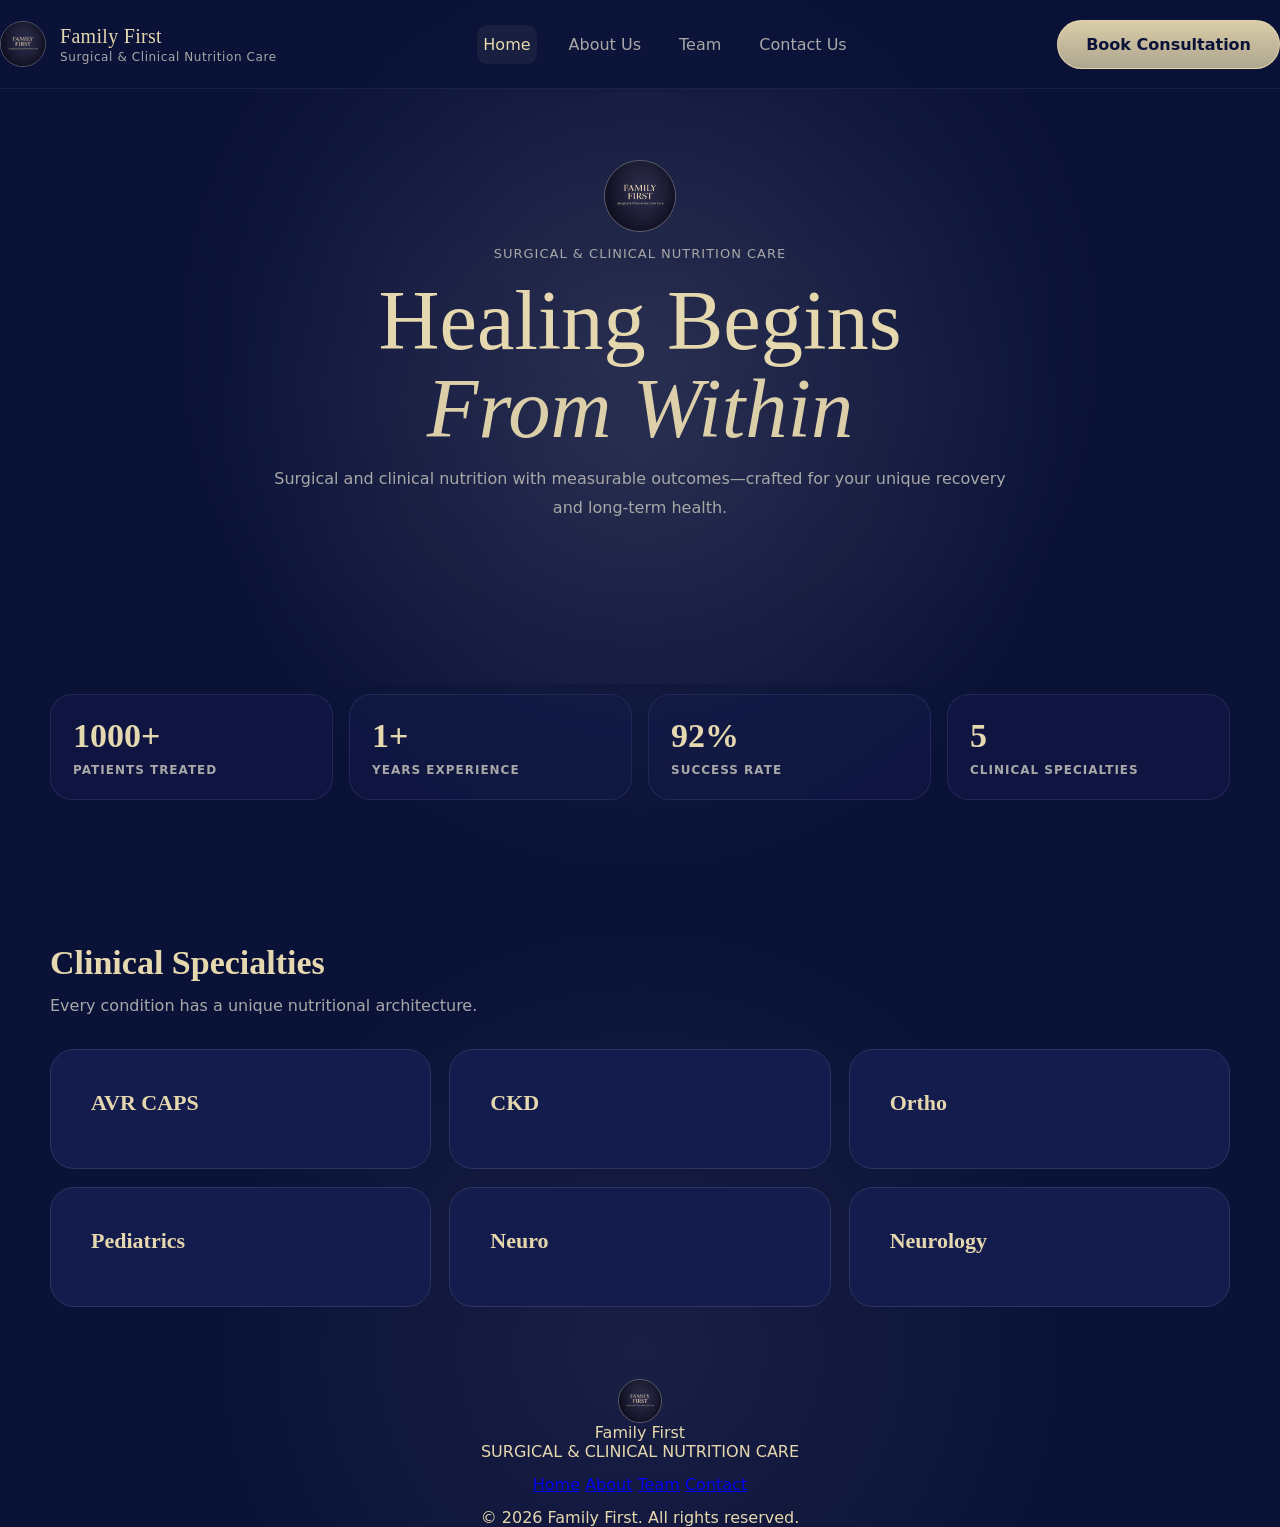
<file: index.html>
<!doctype html>
<html lang="en">
<head>
  <meta charset="UTF-8" />
  <meta name="viewport" content="width=device-width, initial-scale=1.0" />
  <title>Family First</title>
  <meta http-equiv="refresh" content="0; url=home.html" />
</head>
<body>
</body>
</html>
</file>
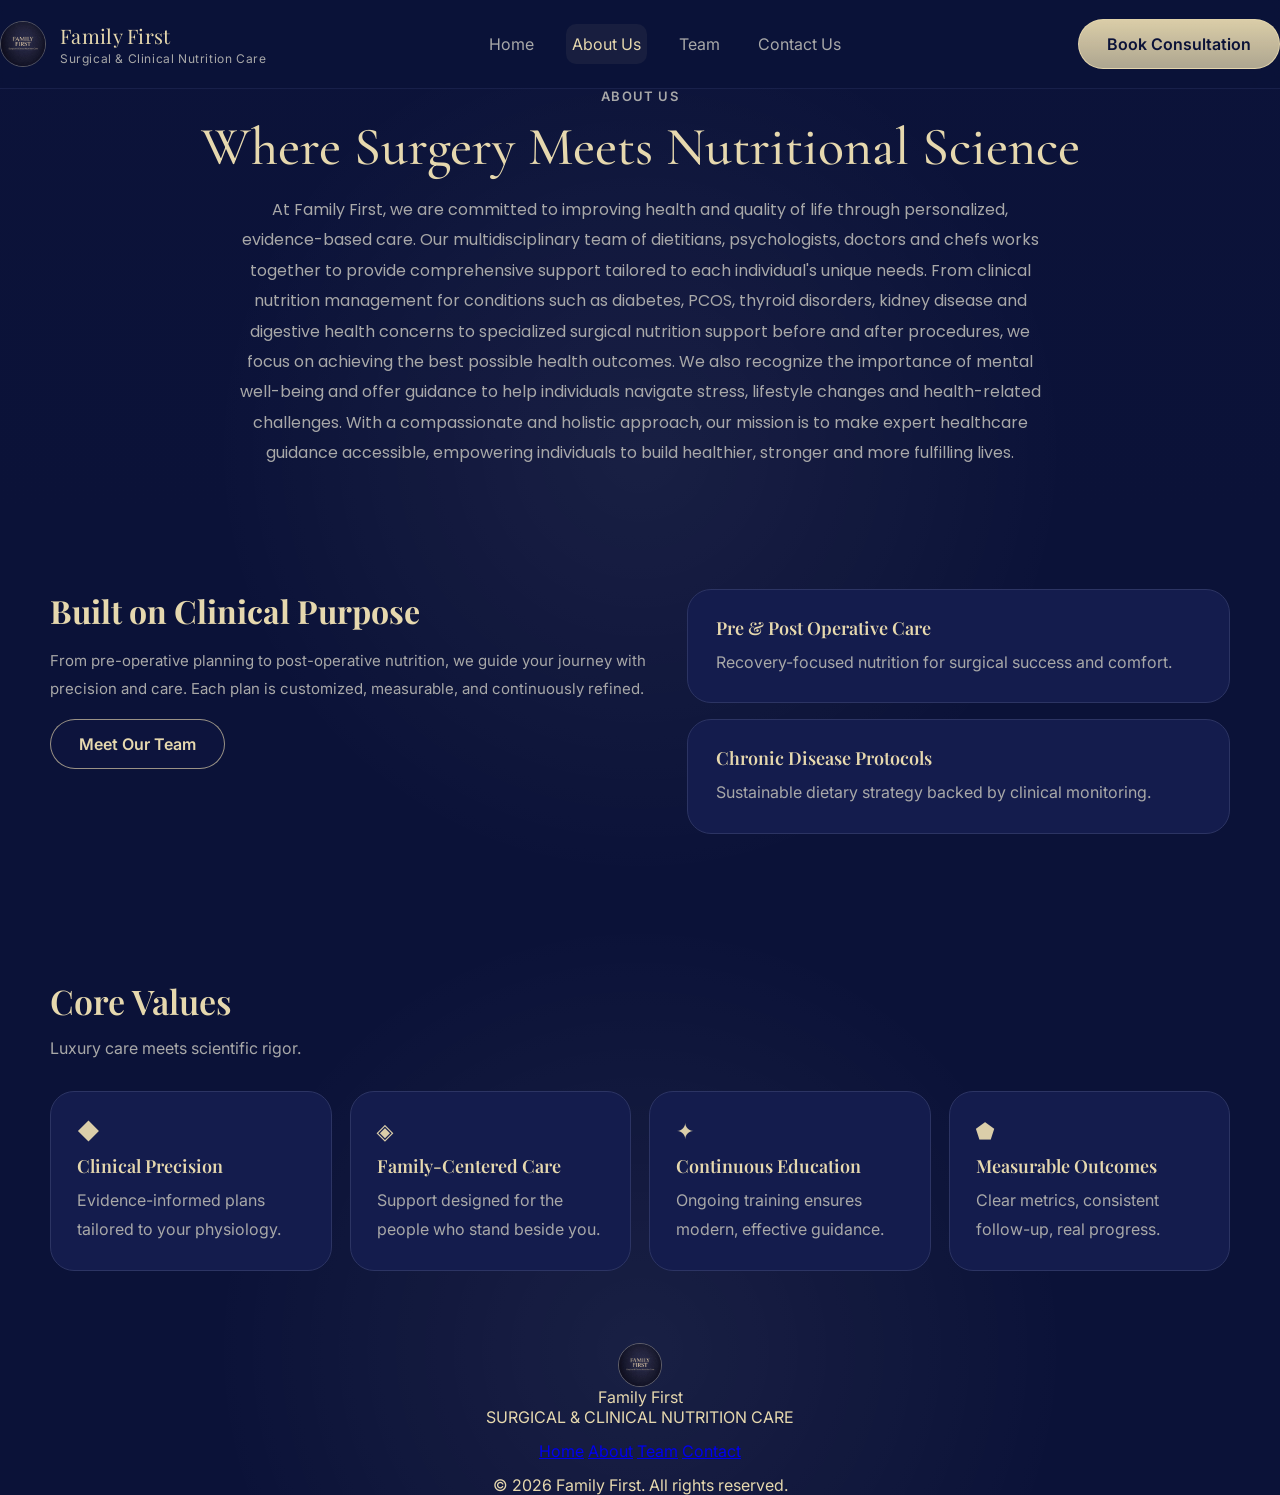
<file: about.html>
<!doctype html>
<html lang="en">
<head>
  <meta charset="UTF-8" />
  <meta name="viewport" content="width=device-width, initial-scale=1.0" />
  <title>Family First | About Us</title>
  <link rel="preconnect" href="https://fonts.googleapis.com">
  <link rel="preconnect" href="https://fonts.gstatic.com" crossorigin>
  <link href="https://fonts.googleapis.com/css2?family=Cormorant+Garamond:wght@400;500;600&family=Inter:wght@300;400;500;600&family=Playfair+Display:wght@400;500;600&family=Poppins:wght@300;400;500;600&display=swap" rel="stylesheet">
  <link rel="stylesheet" href="css/styles.css" />
</head>
<body>
  <a class="skip-link" href="#main">Skip to content</a>

  <header class="navbar">
    <div class="nav-inner">
      <div class="brand">
        <img class="brand-logo" src="image/logo.jpeg" alt="Family First logo" />
        <div class="brand-text">
          <div class="brand-name">Family First</div>
          <div class="brand-tag">Surgical &amp; Clinical Nutrition Care</div>
        </div>
      </div>

      <nav class="menu" aria-label="Primary">
        <a class="menu-link" href="home.html">Home</a>
        <a class="menu-link is-active" href="about.html">About Us</a>
        <a class="menu-link" href="team.html">Team</a>
        <a class="menu-link" href="contact.html">Contact Us</a>

      </nav>

      <div class="nav-cta">
        <a class="btn btn-gold" href="book-consultation.html" role="button">Book Consultation</a>

      </div>
    </div>
  </header>

  <main id="main">
    <section class="about-hero" aria-label="About Us">
      <div class="container about-hero-content">
        <div class="section-kicker">ABOUT US</div>
        <h2 class="about-title">Where Surgery Meets Nutritional Science</h2>
        <p class="about-desc">
          At Family First, we are committed to improving health and quality of life through personalized, evidence-based care. Our multidisciplinary team of dietitians, psychologists, doctors and chefs works together to provide comprehensive support tailored to each individual's unique needs.

          From clinical nutrition management for conditions such as diabetes, PCOS, thyroid disorders, kidney disease and digestive health concerns to specialized surgical nutrition support before and after procedures, we focus on achieving the best possible health outcomes. We also recognize the importance of mental well-being and offer guidance to help individuals navigate stress, lifestyle changes and health-related challenges.

          With a compassionate and holistic approach, our mission is to make expert healthcare guidance accessible, empowering individuals to build healthier, stronger and more fulfilling lives.
        </p>
      </div>
    </section>

    <section class="section section-story" aria-label="Our story">
      <div class="container story-grid">
        <div class="story-left">
          <h3>Built on Clinical Purpose</h3>
          <p class="muted">
            From pre-operative planning to post-operative nutrition, we guide your journey with precision and care.
            Each plan is customized, measurable, and continuously refined.
          </p>
          <a class="btn btn-outline" href="team.html">Meet Our Team</a>
        </div>
        <div class="story-right">
          <div class="cards-stack">
            <div class="story-card card">
              <div class="story-card-title">Pre &amp; Post Operative Care</div>
              <div class="story-card-desc">Recovery-focused nutrition for surgical success and comfort.</div>
            </div>
            <div class="story-card card">
              <div class="story-card-title">Chronic Disease Protocols</div>
              <div class="story-card-desc">Sustainable dietary strategy backed by clinical monitoring.</div>
            </div>
          </div>
        </div>
      </div>
    </section>

    <section class="section" aria-label="Core Values">
      <div class="container">
        <div class="section-heading">
          <h2>Core Values</h2>
          <p>Luxury care meets scientific rigor.</p>
        </div>

        <div class="cards-grid cards-grid-4">
          <div class="value-card card">
            <div class="icon" aria-hidden="true">◆</div>
            <div class="value-title">Clinical Precision</div>
            <div class="value-desc">Evidence-informed plans tailored to your physiology.</div>
          </div>
          <div class="value-card card">
            <div class="icon" aria-hidden="true">◈</div>
            <div class="value-title">Family-Centered Care</div>
            <div class="value-desc">Support designed for the people who stand beside you.</div>
          </div>
          <div class="value-card card">
            <div class="icon" aria-hidden="true">✦</div>
            <div class="value-title">Continuous Education</div>
            <div class="value-desc">Ongoing training ensures modern, effective guidance.</div>
          </div>
          <div class="value-card card">
            <div class="icon" aria-hidden="true">⬟</div>
            <div class="value-title">Measurable Outcomes</div>
            <div class="value-desc">Clear metrics, consistent follow-up, real progress.</div>
          </div>
        </div>
      </div>
    </section>
  </main>

  <footer class="footer">
    <div class="container footer-inner">
      <div class="footer-brand">
        <div class="footer-logo-circle" aria-hidden="true">
          <img class="footer-logo" src="image/logo.jpeg" alt="Family First logo" />
        </div>

        <div>
          <div class="footer-name">Family First</div>
<div class="footer-tag">SURGICAL &amp; CLINICAL NUTRITION CARE</div>
        </div>
      </div>
      <div class="footer-links">
        <a href="home.html">Home</a>
        <a href="about.html">About</a>
        <a href="team.html">Team</a>
        <a href="contact.html">Contact</a>
      </div>
      <div class="footer-copy">© <span id="year"></span> Family First. All rights reserved.</div>
    </div>
  </footer>

  <script src="js/script.js"></script>
</body>
</html>
</file>
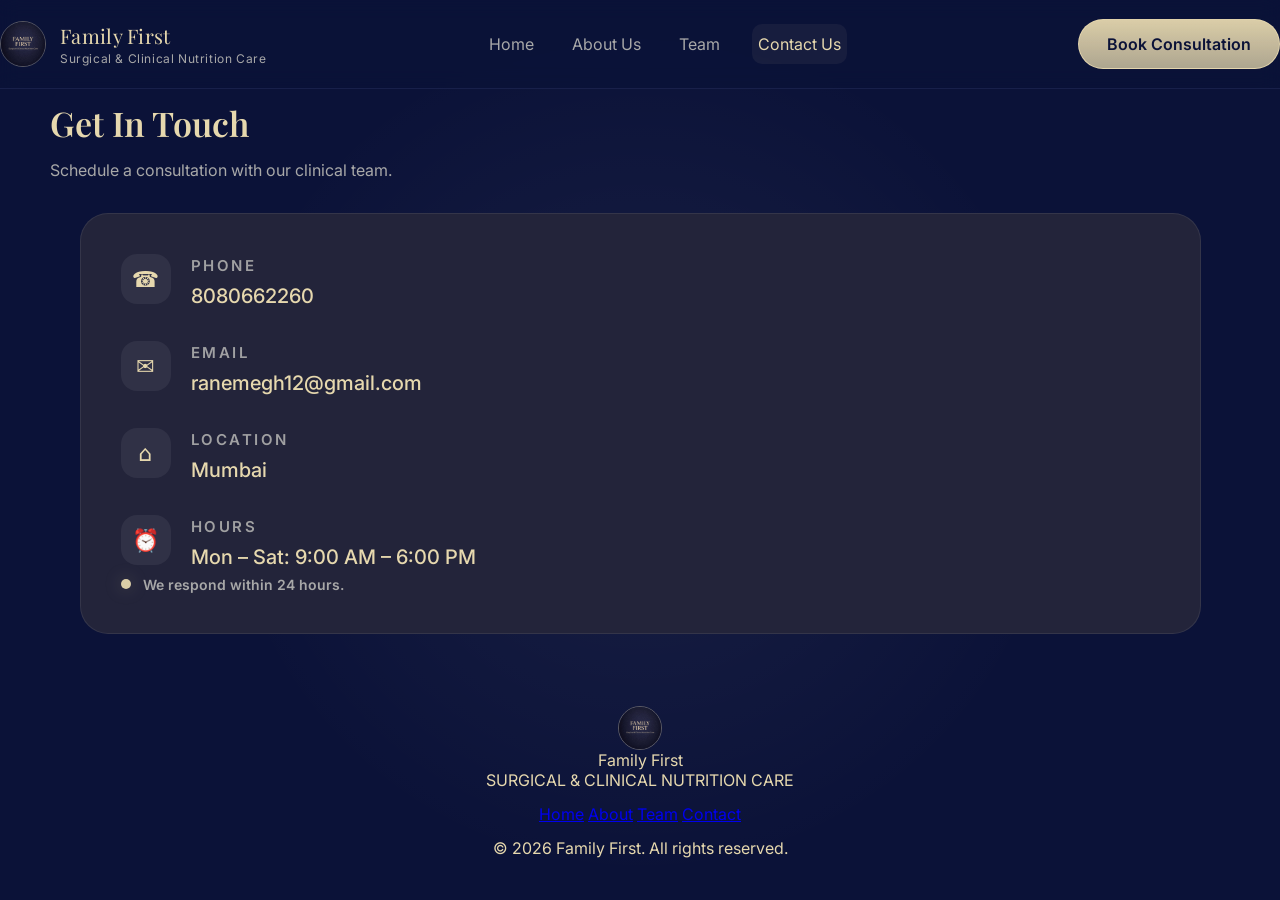
<file: contact.html>
<!doctype html>
<html lang="en">
<head>
  <meta charset="UTF-8" />
  <meta name="viewport" content="width=device-width, initial-scale=1.0" />
  <title>Family First | Contact</title>
  <link rel="preconnect" href="https://fonts.googleapis.com">
  <link rel="preconnect" href="https://fonts.gstatic.com" crossorigin>
  <link href="https://fonts.googleapis.com/css2?family=Cormorant+Garamond:wght@400;500;600&family=Inter:wght@300;400;500;600&family=Playfair+Display:wght@400;500;600&family=Poppins:wght@300;400;500;600&display=swap" rel="stylesheet">
  <link rel="stylesheet" href="css/styles.css" />
  <link rel="stylesheet" href="css/contact-card.css" />
</head>
<body>
  <a class="skip-link" href="#main">Skip to content</a>

  <header class="navbar">
    <div class="nav-inner">
      <div class="brand">
        <img class="brand-logo" src="image/logo.jpeg" alt="Family First logo" />
        <div class="brand-text">
          <div class="brand-name">Family First</div>
          <div class="brand-tag">Surgical &amp; Clinical Nutrition Care</div>
        </div>
      </div>

      <nav class="menu" aria-label="Primary">
        <a class="menu-link" href="home.html">Home</a>
        <a class="menu-link" href="about.html">About Us</a>
        <a class="menu-link" href="team.html">Team</a>
        <a class="menu-link is-active" href="contact.html">Contact Us</a>

      </nav>

      <div class="nav-cta">
        <a class="btn btn-gold" href="contact.html" role="button">Book Consultation</a>
      </div>
    </div>
  </header>

  <main id="main">
    <section class="section contact" aria-label="Contact">
      <div class="container contact-grid">
        <div style="padding-top:28px;">
          <div class="section-heading">
            <h2>Get In Touch</h2>

            <p class="muted">Schedule a consultation with our clinical team.</p>
          </div>

          <div class="contact-card">
            <div class="contact-items">
              <div class="contact-item">
                <div class="icon-box" aria-hidden="true">☎</div>
                <div class="contact-text">
                  <div class="contact-label">PHONE</div>
                  <div class="contact-value">8080662260</div>
                </div>
              </div>

              <div class="contact-item">
                <div class="icon-box" aria-hidden="true">✉</div>
                <div class="contact-text">
                  <div class="contact-label">EMAIL</div>
                  <div class="contact-value">ranemegh12@gmail.com</div>
                </div>
              </div>

              <div class="contact-item">
                <div class="icon-box" aria-hidden="true">⌂</div>
                <div class="contact-text">
                  <div class="contact-label">LOCATION</div>
                  <div class="contact-value">Mumbai</div>

                </div>
              </div>

              <div class="contact-item" style="margin-bottom:0;">
                <div class="icon-box" aria-hidden="true">⏰</div>
                <div class="contact-text">
                  <div class="contact-label">HOURS</div>
                  <div class="contact-value">Mon – Sat: 9:00 AM – 6:00 PM</div>
                </div>
              </div>
            </div>

            <div class="contact-note">
              <div class="dot" aria-hidden="true"></div>
              <div class="contact-note-text">We respond within 24 hours.</div>
            </div>
          </div>
        </div>


      </div>
    </section>
  </main>

  <footer class="footer">
    <div class="container footer-inner">
      <div class="footer-brand">
        <div class="footer-logo-circle" aria-hidden="true">
          <img class="footer-logo" src="image/logo.jpeg" alt="Family First logo" />
        </div>

        <div>

          <div class="footer-name">Family First</div>
<div class="footer-tag">SURGICAL &amp; CLINICAL NUTRITION CARE</div>
        </div>
      </div>
      <div class="footer-links">
        <a href="home.html">Home</a>
        <a href="about.html">About</a>
        <a href="team.html">Team</a>
        <a href="contact.html">Contact</a>
      </div>
      <div class="footer-copy">© <span id="year"></span> Family First. All rights reserved.</div>
    </div>
  </footer>

  <script src="js/script.js"></script>
</body>
</html>
</file>
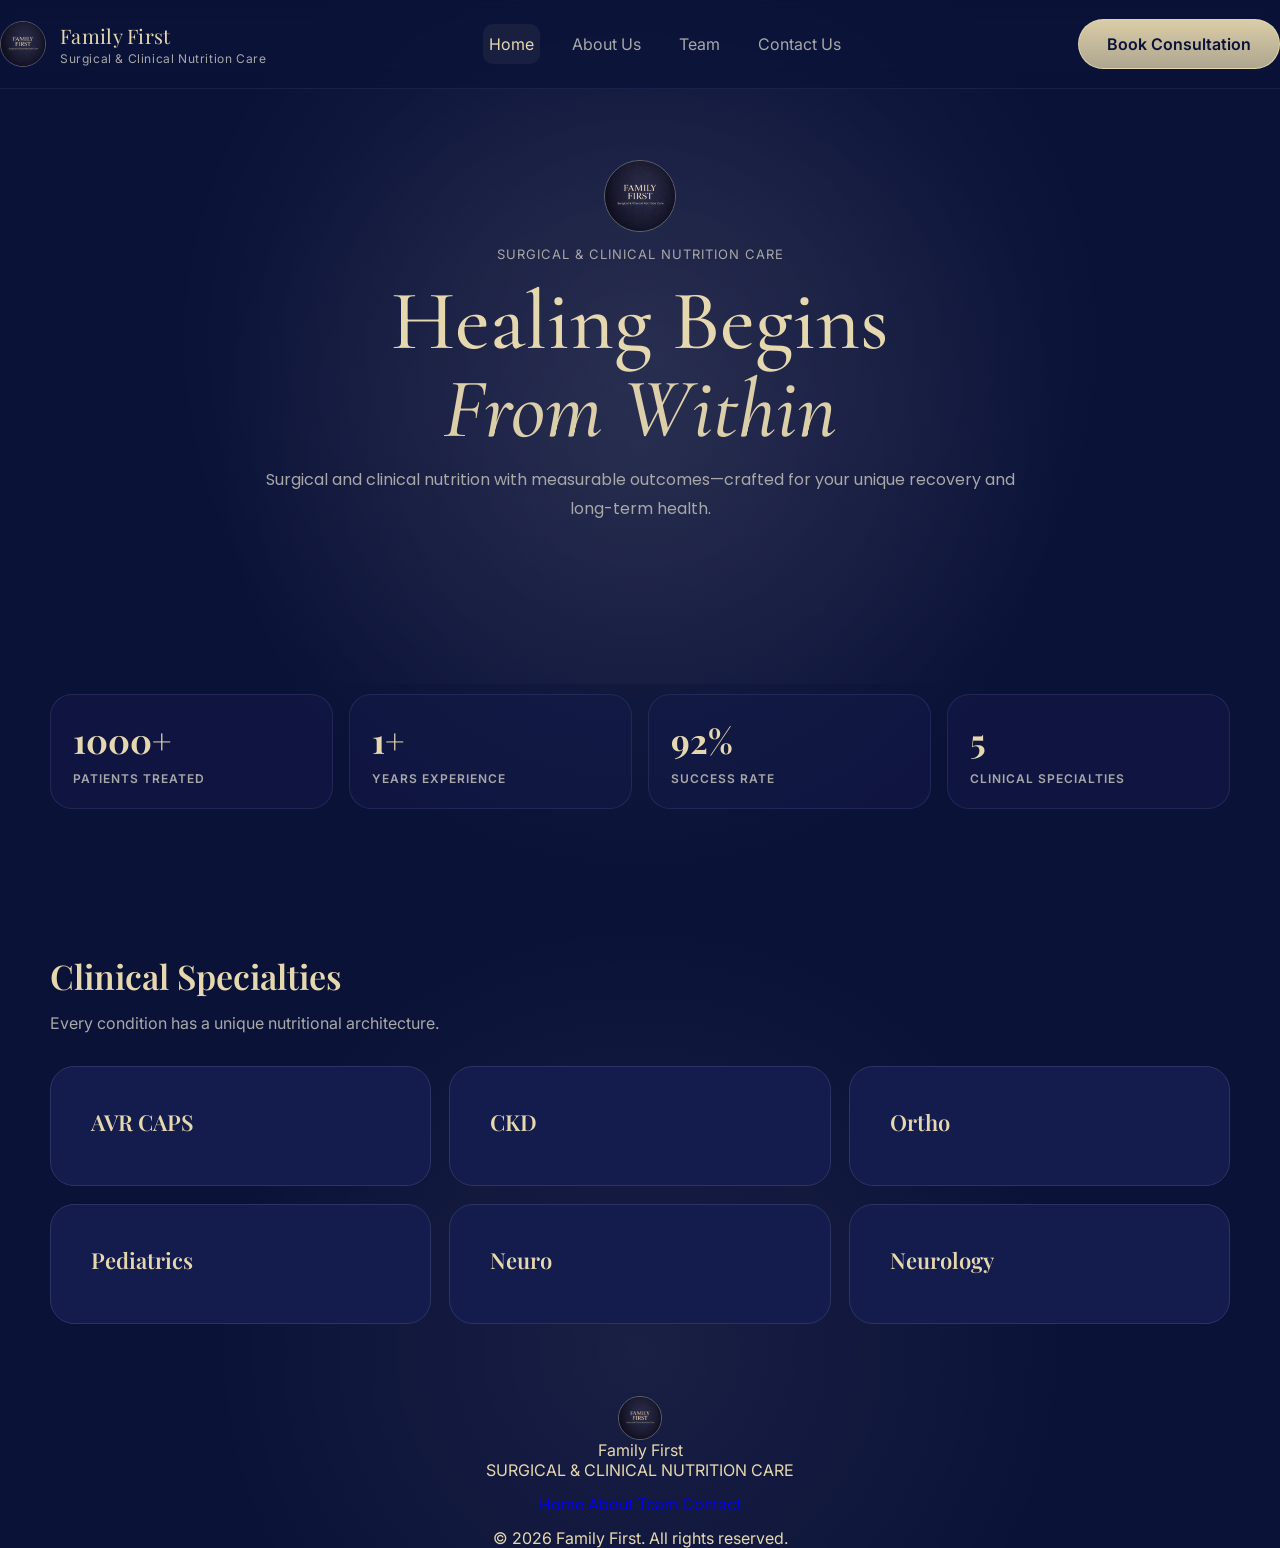
<file: home.html>
<!doctype html>
<html lang="en">
<head>
  <meta charset="UTF-8" />
  <meta name="viewport" content="width=device-width, initial-scale=1.0" />
  <title>Family First | Home</title>
  <link rel="preconnect" href="https://fonts.googleapis.com">
  <link rel="preconnect" href="https://fonts.gstatic.com" crossorigin>
  <link href="https://fonts.googleapis.com/css2?family=Cormorant+Garamond:wght@400;500;600&family=Inter:wght@300;400;500;600&family=Playfair+Display:wght@400;500;600&family=Poppins:wght@300;400;500;600&display=swap" rel="stylesheet">
  <link rel="stylesheet" href="css/styles.css" />
</head>
<body>
  <a class="skip-link" href="#main">Skip to content</a>

  <header class="navbar">
    <div class="nav-inner">
      <div class="brand">
        <img class="brand-logo" src="image/logo.jpeg" alt="Family First logo" />
        <div class="brand-text">
          <div class="brand-name">Family First</div>
          <div class="brand-tag">Surgical &amp; Clinical Nutrition Care</div>
        </div>
      </div>

      <nav class="menu" aria-label="Primary">
        <a class="menu-link is-active" href="home.html">Home</a>
        <a class="menu-link" href="about.html">About Us</a>
        <a class="menu-link" href="team.html">Team</a>
        <a class="menu-link" href="contact.html">Contact Us</a>

      </nav>

      <div class="nav-cta">
        <a class="btn btn-gold" href="book-consultation.html" role="button">Book Consultation</a>

      </div>
    </div>
  </header>

  <main id="main">
    <section class="hero" aria-label="Home">
      <div class="hero-glow" aria-hidden="true"></div>
      <div class="container hero-content">
        <div class="hero-logo-wrap">
          <img class="hero-logo" src="image/logo.jpeg" alt="Family First" />
        </div>

        <div class="hero-eyebrow">SURGICAL &amp; CLINICAL NUTRITION CARE</div>
        <h1 class="hero-title">
          Healing Begins
          <span class="hero-italic">From Within</span>
        </h1>
        <p class="hero-subtitle">
          Surgical and clinical nutrition with measurable outcomes—crafted for your unique recovery and long-term health.
        </p>
      </div>
    </section>

    <section class="section section-stats" aria-label="Statistics">
      <div class="container">
        <div class="stats-grid">
          <div class="stat">
            <div class="stat-value">1000+</div>
            <div class="stat-label">PATIENTS TREATED</div>
          </div>
          <div class="stat">
            <div class="stat-value">1+</div>
            <div class="stat-label">YEARS EXPERIENCE</div>
          </div>
          <div class="stat">
            <div class="stat-value">92%</div>
            <div class="stat-label">SUCCESS RATE</div>
          </div>
          <div class="stat">
            <div class="stat-value">5</div>
            <div class="stat-label">CLINICAL SPECIALTIES</div>
          </div>
        </div>
      </div>
    </section>

    <section class="section" aria-label="Clinical Specialties">
      <div class="container">
        <div class="section-heading">
          <h2>Clinical Specialties</h2>
          <p>Every condition has a unique nutritional architecture.</p>
        </div>

        <div class="cards-grid cards-grid-3">
          <article class="card specialty" tabindex="0">
            <div class="card-title">AVR CAPS</div>
          </article>
          <article class="card specialty" tabindex="0">
            <div class="card-title">CKD</div>
          </article>
          <article class="card specialty" tabindex="0">
            <div class="card-title">Ortho</div>
          </article>
          <article class="card specialty" tabindex="0">
            <div class="card-title">Pediatrics</div>
          </article>
          <article class="card specialty" tabindex="0">
            <div class="card-title">Neuro</div>
          </article>
          <article class="card specialty" tabindex="0">
            <div class="card-title">Neurology</div>
          </article>
        </div>
      </div>
    </section>
  </main>

  <footer class="footer">
    <div class="container footer-inner">
      <div class="footer-brand">
        <div class="footer-logo-circle" aria-hidden="true">
          <img class="footer-logo" src="image/logo.jpeg" alt="Family First logo" />
        </div>

        <div>
          <div class="footer-name">Family First</div>
<div class="footer-tag">SURGICAL &amp; CLINICAL NUTRITION CARE</div>
        </div>
      </div>
      <div class="footer-links">
        <a href="home.html">Home</a>
        <a href="about.html">About</a>
        <a href="team.html">Team</a>
        <a href="contact.html">Contact</a>
      </div>
      <div class="footer-copy">© <span id="year"></span> Family First. All rights reserved.</div>
    </div>
  </footer>

  <script src="js/script.js"></script>
</body>
</html>
</file>
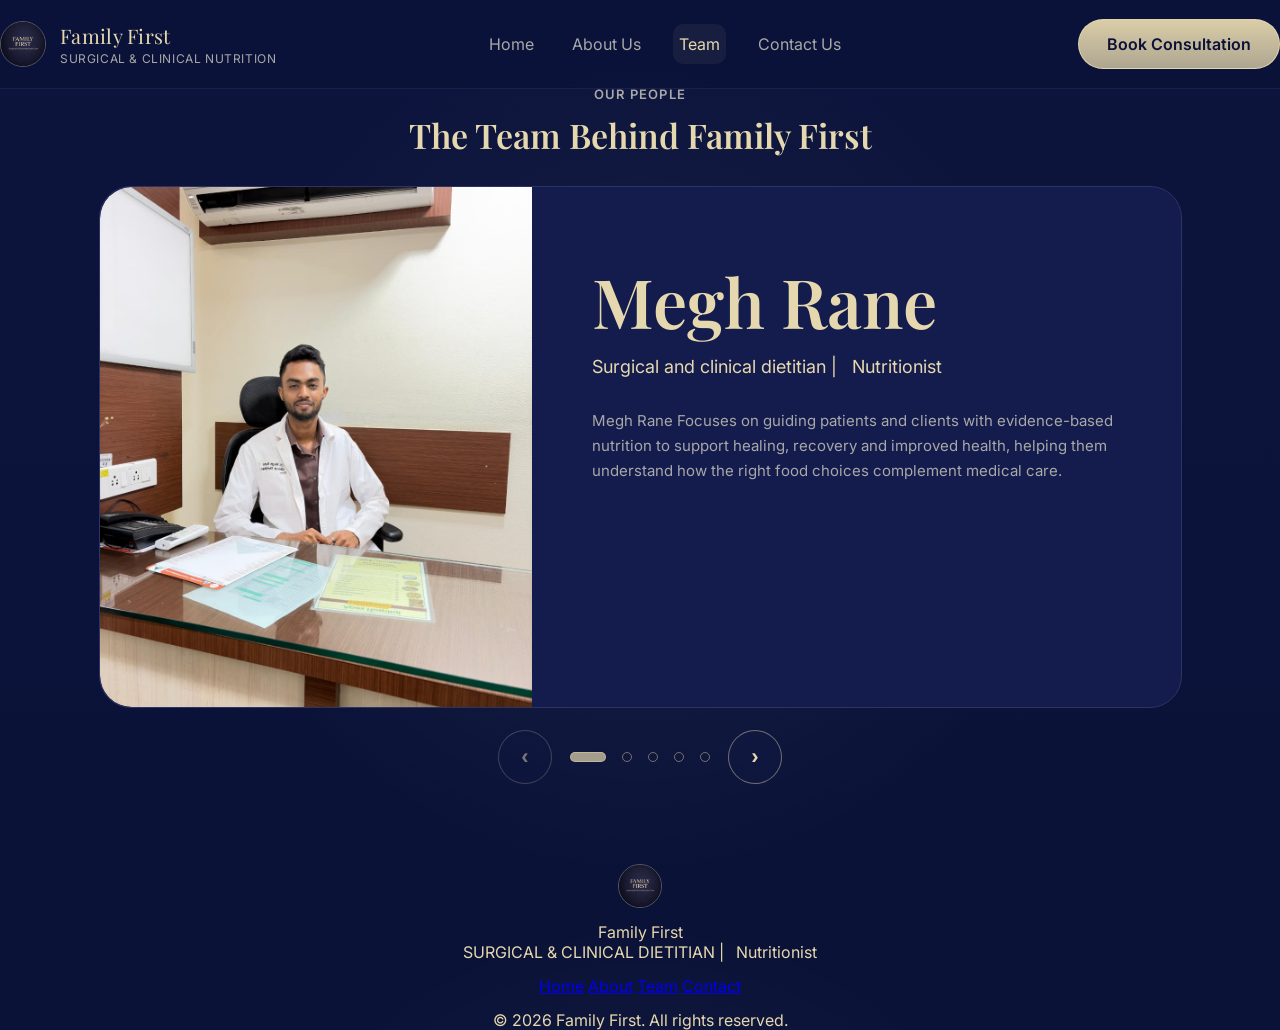
<file: team.html>
<!doctype html>
<html lang="en">
<head>
  <meta charset="UTF-8" />
  <meta name="viewport" content="width=device-width, initial-scale=1.0" />
  <title>Family First | Team</title>
  <link rel="preconnect" href="https://fonts.googleapis.com">
  <link rel="preconnect" href="https://fonts.gstatic.com" crossorigin>
  <link href="https://fonts.googleapis.com/css2?family=Cormorant+Garamond:wght@400;500;600&family=Inter:wght@300;400;500;600&family=Playfair+Display:wght@400;500;600&family=Poppins:wght@300;400;500;600&display=swap" rel="stylesheet">
  <link rel="stylesheet" href="css/styles.css" />
  <link rel="stylesheet" href="css/team-swiper.css" />
</head>
<body>
  <a class="skip-link" href="#main">Skip to content</a>

  <header class="navbar">
    <div class="nav-inner">
      <div class="brand">
        <img class="brand-logo" src="image/logo.jpeg" alt="Family First logo" />
        <div class="brand-text">
          <div class="brand-name">Family First</div>
          <div class="brand-tag">SURGICAL &amp; CLINICAL NUTRITION</div>
        </div>
      </div>

      <nav class="menu" aria-label="Primary">
        <a class="menu-link" href="home.html">Home</a>
        <a class="menu-link" href="about.html">About Us</a>
        <a class="menu-link is-active" href="team.html">Team</a>
        <a class="menu-link" href="contact.html">Contact Us</a>

      </nav>

      <div class="nav-cta">
        <a class="btn btn-gold" href="book-consultation.html" role="button">Book Consultation</a>

      </div>
    </div>
  </header>

  <main id="main">
    <section class="team-hero section" aria-label="Team">
      <div class="container">
        <div class="section-heading center">
          <div class="section-kicker">OUR PEOPLE</div>
          <h2>The Team Behind Family First</h2>
        </div>

        <div class="team-slider" id="teamSlider" aria-label="Team members">
          <div class="team-slider-viewport">
            <div class="team-slider-track" role="list">
              <article class="team-slider-item" role="listitem">
                <div class="team-card team-card--megh">
                  <img class="team-photo team-photo--small" src="image/megh rane .jpeg" alt="Megh Rane" />
                  <div class="team-meta">
                    <div class="team-name">Megh Rane</div>
                    <div class="team-role">Surgical and clinical dietitian | &nbsp; Nutritionist</div>

                    <p class="team-bio">
                      Megh Rane Focuses on guiding patients and clients with evidence-based nutrition to support healing, recovery and improved health, helping them understand how the right food choices complement medical care.
                    </p>
                  </div>
                </div>
              </article>

              <article class="team-slider-item" role="listitem">
                <div class="team-card">
                  <img class="team-photo" src="image/Samhita parab .jpeg" alt="Samhita Parab" />
                  <div class="team-meta">
                    <div class="team-name">Samhita Parab</div>
                    <div class="team-role">Psychologist</div>

                    <p class="team-bio">
                      Samhita Parab, a psychology postgraduate from University of east london, focuses on sharing insights on emotional resilience, lifestyle balance and personal growth, helping patients and clients strengthen the connection between mental and physical wellbeing.
                    </p>
                  </div>
                </div>
              </article>

              <article class="team-slider-item" role="listitem">
                <div class="team-card">
                  <img class="team-photo" src="image/Dr. Neha Malore .jpeg" alt="Dr. Neha Malore" />
                  <div class="team-meta">
                    <div class="team-name">Dr. Neha Malore</div>
                    <div class="team-role">Doctor of Homeopathy</div>

                    <p class="team-bio">
                      Dr. Neha Malore (BHMS) Focuses on holistic and natural healtcare, suppoting patients and clients through gentle, preventive and lifestyle-based approaches for better overall wellbeing .
                    </p>
                  </div>
                </div>
              </article>

              <article class="team-slider-item" role="listitem">
                <div class="team-card">
                  <img class="team-photo" src="image/Dr. Ashishkumar.jpeg" alt="Dr. Aashishkumar Yadav" />
                  <div class="team-meta">
                    <div class="team-name">Dr. Aashishkumar Yadav</div>

                    <div class="team-role">Ayurveda &amp; Preventive Care</div>
                    <p class="team-bio">
                      Dr. Aashishkumar Yadav (BAMS) brings the principle of Ayurveda and preventive care, guiding patients and clients towards balanced health through natural therapies and lifestyle practices.
                    </p>
                  </div>
                </div>
              </article>

              <article class="team-slider-item" role="listitem">
                <div class="team-card">
                  <img class="team-photo" src="image/chef shubham palav .jpeg" alt="Chef Shubham Palav" />
                  <div class="team-meta">
                    <div class="team-name">Chef Shubham Palav</div>
                    <div class="team-role">Chef</div>

                    <p class="team-bio">
                      Chef Shubham Palav, a chef specializing in bakery and confectionery, creates nutritious and practical recipes that turn wholesome ingredients into delicious option, making balanced eating easier for patients and clients .
                    </p>
                  </div>
                </div>
              </article>
            </div>
          </div>

          <div class="team-slider-controls">
            <button type="button" class="team-slider-btn" data-prev aria-label="Previous team member">‹</button>
            <div class="team-slider-dots" aria-label="Team member pages"></div>
            <button type="button" class="team-slider-btn" data-next aria-label="Next team member">›</button>
          </div>
        </div>
      </div>
    </section>
  </main>

  <footer class="footer">
    <div class="container footer-inner">
          <div class="footer-brand">
          <div class="footer-logo-circle" aria-hidden="true">
            <img class="footer-logo" src="image/logo.jpeg" alt="" />
          </div>


        <div>
          <div class="footer-name">Family First</div>
                    <div class="footer-tag">SURGICAL &amp; CLINICAL DIETITIAN | &nbsp; Nutritionist</div>
        </div>
      </div>
      <div class="footer-links">
        <a href="home.html">Home</a>
        <a href="about.html">About</a>
        <a href="team.html">Team</a>
        <a href="contact.html">Contact</a>
      </div>
      <div class="footer-copy">© <span id="year"></span> Family First. All rights reserved.</div>
    </div>
  </footer>

  <script src="js/team-swiper.js"></script>
  <script src="js/script.js"></script>
</body>
</html>
</file>
<file: css/styles.css>
:root{
  --bg:#0B1238;
  --bg2:#101843;
  --card:#141C4D;
  --gold:#E6D8AE;
  --muted:#A8A8A8;
  --border:#2C3463;
  --shadow: 0 0 25px rgba(230,216,174,.15);
}

*{box-sizing:border-box}
html,body{height:100%}
body{
  margin:0;
  background: radial-gradient(circle at center, rgba(255,255,255,0.06), transparent 55%) , var(--bg);
  color:var(--gold);
  font-family: Inter, system-ui, -apple-system, Segoe UI, Roboto, Arial, sans-serif;
}

.skip-link{
  position:absolute; left:-999px; top:auto; width:1px; height:1px; overflow:hidden;
}
.skip-link:focus{left:16px; top:16px; background:#000; color:#fff; padding:10px; z-index:9999}

.container{width:min(1180px, calc(100% - 40px)); margin:0 auto;}

/* NAVBAR */
.navbar{
  position:fixed; top:0; left:0; right:0;
  z-index:1000;
  background: rgba(11,18,56,0.72);
  backdrop-filter: blur(10px);
  border-bottom: 1px solid rgba(44,52,99,0.45);
}
.nav-inner{
  height:88px;
  display:flex;
  align-items:center;
  justify-content:space-between;
  gap:24px;
}
.brand{display:flex; align-items:center; gap:14px; min-width:310px;}
.brand-logo{width:46px; height:46px; border-radius:50%; object-fit:cover; border:1px solid rgba(230,216,174,.35)}
.brand-name{
  font-family:"Playfair Display", serif;
  letter-spacing:0.3px;
  font-size:20px;
  color:var(--gold);
}
.brand-tag{
  font-size:12px;
  color:var(--muted);
  letter-spacing:0.6px;
  margin-top:2px;
}

.menu{display:flex; gap:26px; align-items:center;}
.menu-link{
  color:var(--muted);
  text-decoration:none;
  padding:10px 6px;
  border-radius:10px;
  transition: color .2s ease, background .2s ease;
}
.menu-link.is-active,
.menu-link:hover{color:var(--gold); background:rgba(230,216,174,.06)}

.nav-cta{min-width:260px; display:flex; justify-content:flex-end;}

.btn{
  display:inline-flex; align-items:center; justify-content:center;
  gap:10px;
  text-decoration:none;
  border-radius:50px;
  padding:14px 28px;
  border:1px solid transparent;
  cursor:pointer;
  transition: transform .2s ease, box-shadow .2s ease, background .2s ease, border-color .2s ease;
  font-weight:600;
}

.btn-gold{
  border-color: rgba(230,216,174,.9);
  color: var(--bg);
  background: linear-gradient(180deg, rgba(230,216,174,.95), rgba(230,216,174,.75));
}
.btn-gold:hover{transform: translateY(-2px); box-shadow: var(--shadow)}

.btn-outline{
  border-color: rgba(230,216,174,.65);
  color: var(--gold);
  background: rgba(20,28,77,.25);
}
.btn-outline:hover{transform: translateY(-2px); box-shadow: var(--shadow);}

.btn-block{width:100%}

/* HERO */
.hero{
  padding-top:120px;
  min-height: 76vh;
  position:relative;
  overflow:hidden;
}

/* Mobile: avoid excessive blank space between hero and stats */
@media (max-width: 767px){
  .hero{
    min-height: auto !important;
    height: auto !important;
    max-height: none !important;
    padding-top:100px;
    padding-bottom:40px;
    margin:0;
    overflow:visible;
  }

  /* Keep only reasonable spacing before stats */
  .section{padding:72px 0;}
  .section-stats{padding-top:40px;}
}



.hero-glow{
  position:absolute; inset:-40px;
  background: radial-gradient(circle at center, rgba(255,255,255,0.08), transparent 60%);
  pointer-events:none;
}

.hero-content{
  position:relative;
  text-align:center;
  padding:40px 0 30px;
}
.hero-logo-wrap{display:flex; justify-content:center; margin-bottom:14px}
.hero-logo{width:72px; height:72px; border-radius:50%; border:1px solid rgba(230,216,174,.35); object-fit:cover}

.hero-eyebrow{
  margin-top:10px;
  color:var(--muted);
  letter-spacing:1px;
  font-size:13px;
}

.hero-title{
  margin:16px 0 12px;
  font-family:"Cormorant Garamond", serif;
  font-size: clamp(46px, 6.6vw, 100px);
  font-weight:500;
  line-height:1.04;
}
.hero-italic{display:block; font-style:italic; color:rgba(230,216,174,.95)}

.hero-subtitle{
  margin:0 auto;
  color:var(--muted);
  max-width:760px;
  font-size:16px;
  line-height:1.8;
  font-family:Poppins, Inter, system-ui, sans-serif;
}

/* Sections */
.section{padding:72px 0}
.section-stats{padding-top:10px}

.section-heading{margin-bottom:28px}
.section-heading h2{
  margin:0;
  font-family:"Playfair Display", serif;
  font-size:34px;
  font-weight:600;
}
.section-heading p{margin:10px 0 0; color:var(--muted); max-width:760px; line-height:1.8}
.section-heading.center{text-align:center}
.section-kicker{color:var(--muted); letter-spacing:1.2px; font-size:13px; margin-bottom:10px; font-weight:600}

/* Cards */
.card{
  background: var(--card);
  border: 1px solid var(--border);
  border-radius:24px;
}

.cards-grid{display:grid; gap:18px}
.cards-grid-3{grid-template-columns: repeat(3, 1fr)}
.cards-grid-4{grid-template-columns: repeat(4, 1fr)}

.specialty{
  padding:40px;
  min-height:120px;
  transition: transform .25s ease, box-shadow .25s ease;
}
.specialty:hover{transform: translateY(-8px); box-shadow: var(--shadow)}
.card-title{font-family:"Playfair Display", serif; font-size:22px; font-weight:600}

/* Stats */
.stats-grid{display:grid; grid-template-columns:repeat(4,1fr); gap:16px}
.stat{
  padding:22px;
  border-radius:22px;
  background: rgba(20,28,77,.45);
  border: 1px solid rgba(44,52,99,.65);
}
.stat-value{font-size:34px; font-weight:700; font-family:"Playfair Display", serif}
.stat-label{margin-top:8px; color:var(--muted); letter-spacing:1px; font-weight:600; font-size:12px}

/* About hero */
.about-hero{
  padding:88px 0 48px;
  background: linear-gradient(180deg, rgba(16,24,67,.15), rgba(11,18,56,0));
}
.about-hero-content{text-align:center}
.about-title{margin:0; font-family:"Cormorant Garamond", serif; font-size: clamp(34px, 4.2vw, 58px); font-weight:500}
.about-desc{margin:16px auto 0; color:var(--muted); max-width:820px; line-height:1.9; font-family:Poppins, Inter, system-ui, sans-serif}

/* Story */
.story-grid{display:grid; grid-template-columns: 1.05fr 0.95fr; gap:36px; align-items:start}
.story-left h3{margin:0 0 12px; font-family:"Playfair Display", serif; font-size:32px}
.story-left .muted{color:var(--muted); line-height:1.9; font-size:15px}

.cards-stack{display:flex; flex-direction:column; gap:16px}
.story-card{padding:26px 28px}
.story-card-title{font-family:"Playfair Display", serif; font-size:18px; font-weight:600}
.story-card-desc{margin-top:8px; color:var(--muted); line-height:1.8}

/* Core values */
.value-card{padding:26px; transition: transform .25s ease, box-shadow .25s ease}
.value-card:hover{transform: translateY(-8px); box-shadow: var(--shadow)}
.icon{font-size:22px; color:rgba(230,216,174,.95); margin-bottom:10px}
.value-title{font-family:"Playfair Display", serif; font-size:18px; font-weight:600}
.value-desc{margin-top:8px; color:var(--muted); line-height:1.8}

/* Team */
.team-hero{background: linear-gradient(180deg, rgba(20,28,77,.25), rgba(11,18,56,0)); padding-top:86px}

/* Team layout helpers for specific team card formatting */
.team-photo--small{width:72px; height:72px; border-radius:50%; object-fit:cover;}
.team-card--megh .team-photo--small{float:left; margin-right:16px;}
.team-card--megh .team-meta{overflow:hidden;}

/* Footer circular logo helper (used on Contact page) */
.footer-logo-circle{width:44px; height:44px; border-radius:50%; border:1px solid rgba(230,216,174,.35); display:flex; align-items:center; justify-content:center; overflow:hidden}
.footer-logo-circle .footer-logo{width:100%; height:100%; object-fit:cover; border:none}

/* Contact page footer centered */
body .footer-inner{display:flex; justify-content:center; align-items:center; text-align:center; flex-direction:column; gap:14px}
body .footer-brand{display:flex; flex-direction:column; align-items:center; text-align:center;}
</file>
<file: css/contact-card.css>
/* Contact page: premium contact information card (matches screenshot proportions) */

.contact-card{
  width:95%;
  margin:0 auto;
  background: #23243A;
  border-radius: 28px;
  border: 1px solid rgba(255,255,255,0.08);
  padding: 40px;
}

.contact-items{
  display:flex;
  flex-direction:column;
}

.contact-item{
  display:flex;
  align-items:flex-start;
  gap: 20px;
  margin-bottom: 32px;
}

.icon-box{
  width:50px;
  height:50px;
  border-radius:16px;
  background: rgba(255,255,255,0.06);
  display:flex;
  align-items:center;
  justify-content:center;
  color: var(--gold);
  font-size:22px;
}

.contact-text{padding-top:2px;}

.contact-label{
  font-size:15px;
  font-weight:600;
  letter-spacing:2.5px;
  color: rgba(168,168,168,0.95);
  text-transform:uppercase;
  margin-bottom:8px;
}

.contact-value{
  font-size:20px;
  font-weight:500;
  color: var(--gold);
  line-height:1.3;
  word-break: break-word;
}

.contact-note{
  margin-top: 6px;
  display:flex;
  align-items:center;
  gap: 12px;
}

.contact-note .dot{
  width:10px;
  height:10px;
  border-radius:50%;
  background: rgba(230,216,174,.95);
  box-shadow: 0 0 18px rgba(230,216,174,.25);
}

.contact-note-text{
  color: var(--muted);
  font-size: 14px;
  font-weight:600;
}

@media (max-width: 680px){
  .contact-card{width:100%; padding:26px;}
  .contact-item{gap:16px;}
  .contact-value{font-size:18px;}
}
</file>
